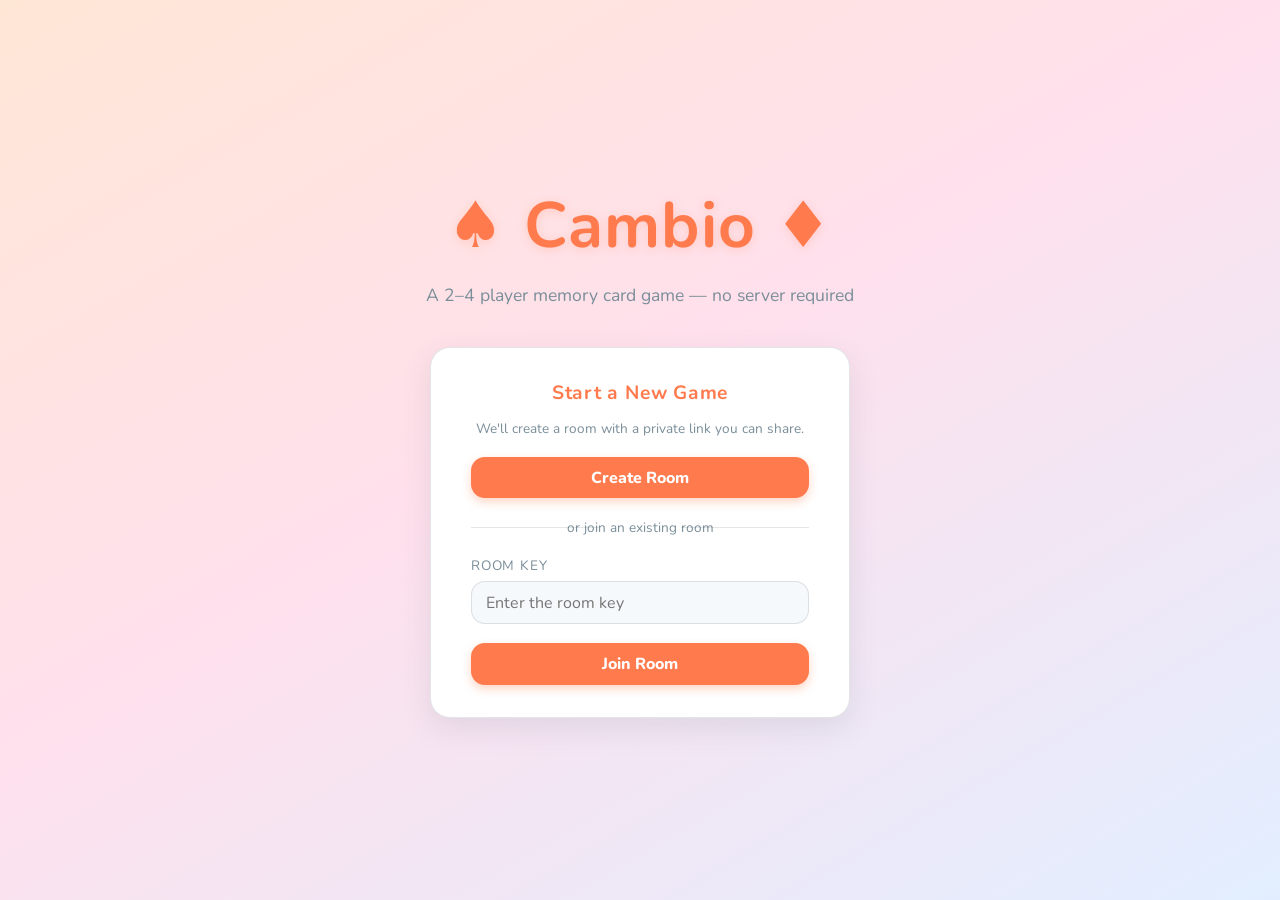
<file: index.html>
<!DOCTYPE html>
<html lang="en">
<head>
  <meta charset="UTF-8">
  <meta name="viewport" content="width=device-width, initial-scale=1.0">
  <title>Cambio — Multiplayer Card Game</title>
  <link rel="preconnect" href="https://fonts.googleapis.com">
  <link rel="preconnect" href="https://fonts.gstatic.com" crossorigin>
  <link href="https://fonts.googleapis.com/css2?family=Nunito:wght@400;600;700;800&display=swap" rel="stylesheet">
  <link rel="stylesheet" href="css/main.css?v=3">
</head>
<body>
  <div id="landing">
    <h1>♠ Cambio ♦</h1>
    <p class="subtitle">A 2–4 player memory card game — no server required</p>

    <div class="card-box">
      <h2>Start a New Game</h2>
      <p class="hint-text">We'll create a room with a private link you can share.</p>
      <button class="primary" id="btn-create">Create Room</button>

      <div class="divider">or join an existing room</div>

      <div class="form-group">
        <label for="join-key">Room Key</label>
        <input type="text" id="join-key" placeholder="Enter the room key" autocomplete="off" spellcheck="false">
      </div>
      <button class="primary" id="btn-join">Join Room</button>
    </div>
  </div>

  <div id="toast"></div>

  <script>
    // If the URL already has a room key (e.g. from an invite link), go straight in
    const _params = new URLSearchParams(location.search);
    if (_params.get('room')) {
      const _key = sanitizeKey(_params.get('room'));
      if (_key) {
        const _pid = randomId(10);
        location.replace('game.html?' + new URLSearchParams({ room: _key, player: _pid }));
      }
    }

    function randomId(len = 8) {
      return Math.random().toString(36).slice(2, 2 + len);
    }

    function sanitizeKey(raw) {
      return raw.trim().toLowerCase().replace(/[^a-z0-9\-]/g, '-').slice(0, 32);
    }

    function goToRoom(roomKey) {
      const playerId = randomId(10);
      const params = new URLSearchParams({ room: roomKey, player: playerId });
      window.location.href = 'game.html?' + params.toString();
    }

    // Create Room → auto-generate a friendly, unique room key
    document.getElementById('btn-create').addEventListener('click', () => {
      const adjectives = ['silver','golden','lucky','royal','midnight','crimson','sunny','breezy','clever','jolly'];
      const nouns      = ['ace','deck','joker','crown','blade','table','castle','otter','comet','maple'];
      const adj = adjectives[Math.floor(Math.random() * adjectives.length)];
      const nou = nouns[Math.floor(Math.random() * nouns.length)];
      const key = `${adj}-${nou}-${randomId(4)}`;
      goToRoom(key);
    });

    document.getElementById('btn-join').addEventListener('click', () => {
      const raw = document.getElementById('join-key').value.trim();
      if (!raw) {
        toast('Please enter a room key.');
        return;
      }
      goToRoom(sanitizeKey(raw));
    });

    // Enter key submits the join field
    document.getElementById('join-key').addEventListener('keydown', e => {
      if (e.key === 'Enter') document.getElementById('btn-join').click();
    });

    function toast(msg) {
      const el = document.getElementById('toast');
      el.textContent = msg;
      el.classList.add('show');
      setTimeout(() => el.classList.remove('show'), 2500);
    }
  </script>
</body>
</html>
</file>
<file: css/main.css>
*, *::before, *::after { box-sizing: border-box; margin: 0; padding: 0; }

:root {
  /* Friendly, light, but with some life (names kept for compatibility) */
  --felt:       #ffe7d6;   /* warm peach backdrop */
  --felt-dark:  #e6f0ff;   /* cool sky backdrop */
  --felt-light: #ffffff;
  --gold:       #ff7a4d;   /* punchy coral accent */
  --gold-light: #ff9d72;
  --card-bg:    #ffffff;
  --card-shadow: 0 8px 20px rgba(70,90,110,0.18);
  --text-light: #2f3e48;   /* primary text (dark on light) */
  --text-muted: #7a8e99;
  --red:        #e54848;
  --black:      #2f3e48;
  --radius:     14px;

  /* Light surfaces that replace the old dark overlays */
  --surface:        rgba(255,255,255,0.8);
  --surface-strong: #ffffff;
  --border:         rgba(58,75,87,0.14);
  --accent-2:       #2bb8b3;   /* friendly teal */
}

html, body {
  height: 100%;
  font-family: 'Nunito', -apple-system, 'Segoe UI', Roboto, system-ui, sans-serif;
  background: var(--felt-dark);
  color: var(--text-light);
}

a { color: var(--gold); }

button {
  cursor: pointer;
  font-family: inherit;
  border: none;
  border-radius: var(--radius);
  padding: 0.6em 1.4em;
  font-size: 1rem;
  transition: transform 0.1s, box-shadow 0.1s, background 0.15s;
}

button:active:not(:disabled) { transform: translateY(1px); }

button.primary {
  background: var(--gold);
  color: #fff;
  font-weight: 800;
  box-shadow: 0 4px 10px rgba(255,138,91,0.35);
}
button.primary:hover:not(:disabled) {
  background: var(--gold-light);
}
button.primary:disabled {
  opacity: 0.4;
  cursor: default;
}

button:not(.primary):not(.danger) {
  background: #fff;
  color: var(--text-light);
  box-shadow: 0 2px 6px rgba(70,90,110,0.12);
}

button.danger {
  background: #ef6f6f;
  color: #fff;
  box-shadow: 0 4px 10px rgba(239,111,111,0.35);
}

/* ── Index page layout ── */
#landing {
  display: flex;
  flex-direction: column;
  align-items: center;
  justify-content: center;
  min-height: 100vh;
  padding: 2rem;
  background: linear-gradient(150deg, #ffe7d6 0%, #ffe0ec 45%, #e2eeff 100%);
}

#landing h1 {
  font-size: clamp(2.5rem, 6vw, 4rem);
  color: var(--gold);
  text-shadow: 0 2px 10px rgba(255,138,91,0.25);
  letter-spacing: 0.02em;
  margin-bottom: 0.2em;
}

#landing .subtitle {
  color: var(--text-muted);
  margin-bottom: 2.5rem;
  font-size: 1.1rem;
}

.card-box {
  background: var(--surface-strong);
  border: 1px solid var(--border);
  box-shadow: 0 10px 30px rgba(70,90,110,0.12);
  border-radius: 20px;
  padding: 2rem 2.5rem;
  width: 100%;
  max-width: 420px;
  display: flex;
  flex-direction: column;
  gap: 1.2rem;
}

.card-box h2 {
  color: var(--gold);
  font-size: 1.2rem;
  text-align: center;
  letter-spacing: 0.04em;
}

.hint-text {
  color: var(--text-muted);
  font-size: 0.85rem;
  text-align: center;
  margin-top: -0.4rem;
}

.form-group {
  display: flex;
  flex-direction: column;
  gap: 0.4rem;
}

.form-group label {
  font-size: 0.85rem;
  color: var(--text-muted);
  text-transform: uppercase;
  letter-spacing: 0.06em;
}

.form-group input {
  padding: 0.6em 0.9em;
  border-radius: var(--radius);
  border: 1px solid var(--border);
  background: #f5f9fb;
  color: var(--text-light);
  font-family: 'Nunito', monospace;
  font-size: 1rem;
  outline: none;
  transition: border-color 0.15s, box-shadow 0.15s;
}
.form-group input:focus {
  border-color: var(--gold);
  box-shadow: 0 0 0 3px rgba(255,138,91,0.15);
}

.divider {
  text-align: center;
  color: var(--text-muted);
  font-size: 0.85rem;
  position: relative;
}
.divider::before, .divider::after {
  content: '';
  position: absolute;
  top: 50%;
  width: 38%;
  height: 1px;
  background: var(--border);
}
.divider::before { left: 0; }
.divider::after  { right: 0; }

/* ── Toast ── */
#toast {
  position: fixed;
  bottom: 2rem;
  left: 50%;
  transform: translateX(-50%) translateY(20px);
  background: #3a4b57;
  color: #fff;
  box-shadow: 0 8px 24px rgba(58,75,87,0.3);
  padding: 0.7em 1.4em;
  border-radius: 999px;
  font-size: 0.95rem;
  opacity: 0;
  pointer-events: none;
  transition: opacity 0.25s, transform 0.25s;
  z-index: 100;
}
#toast.show {
  opacity: 1;
  transform: translateX(-50%) translateY(0);
}

/* ── Room share link ── */
.share-link {
  font-family: 'Courier New', monospace;
  font-size: 0.8rem;
  color: var(--text-muted);
  word-break: break-all;
  text-align: center;
  margin-top: 0.5rem;
}
.share-link a { color: var(--gold); }
</file>
